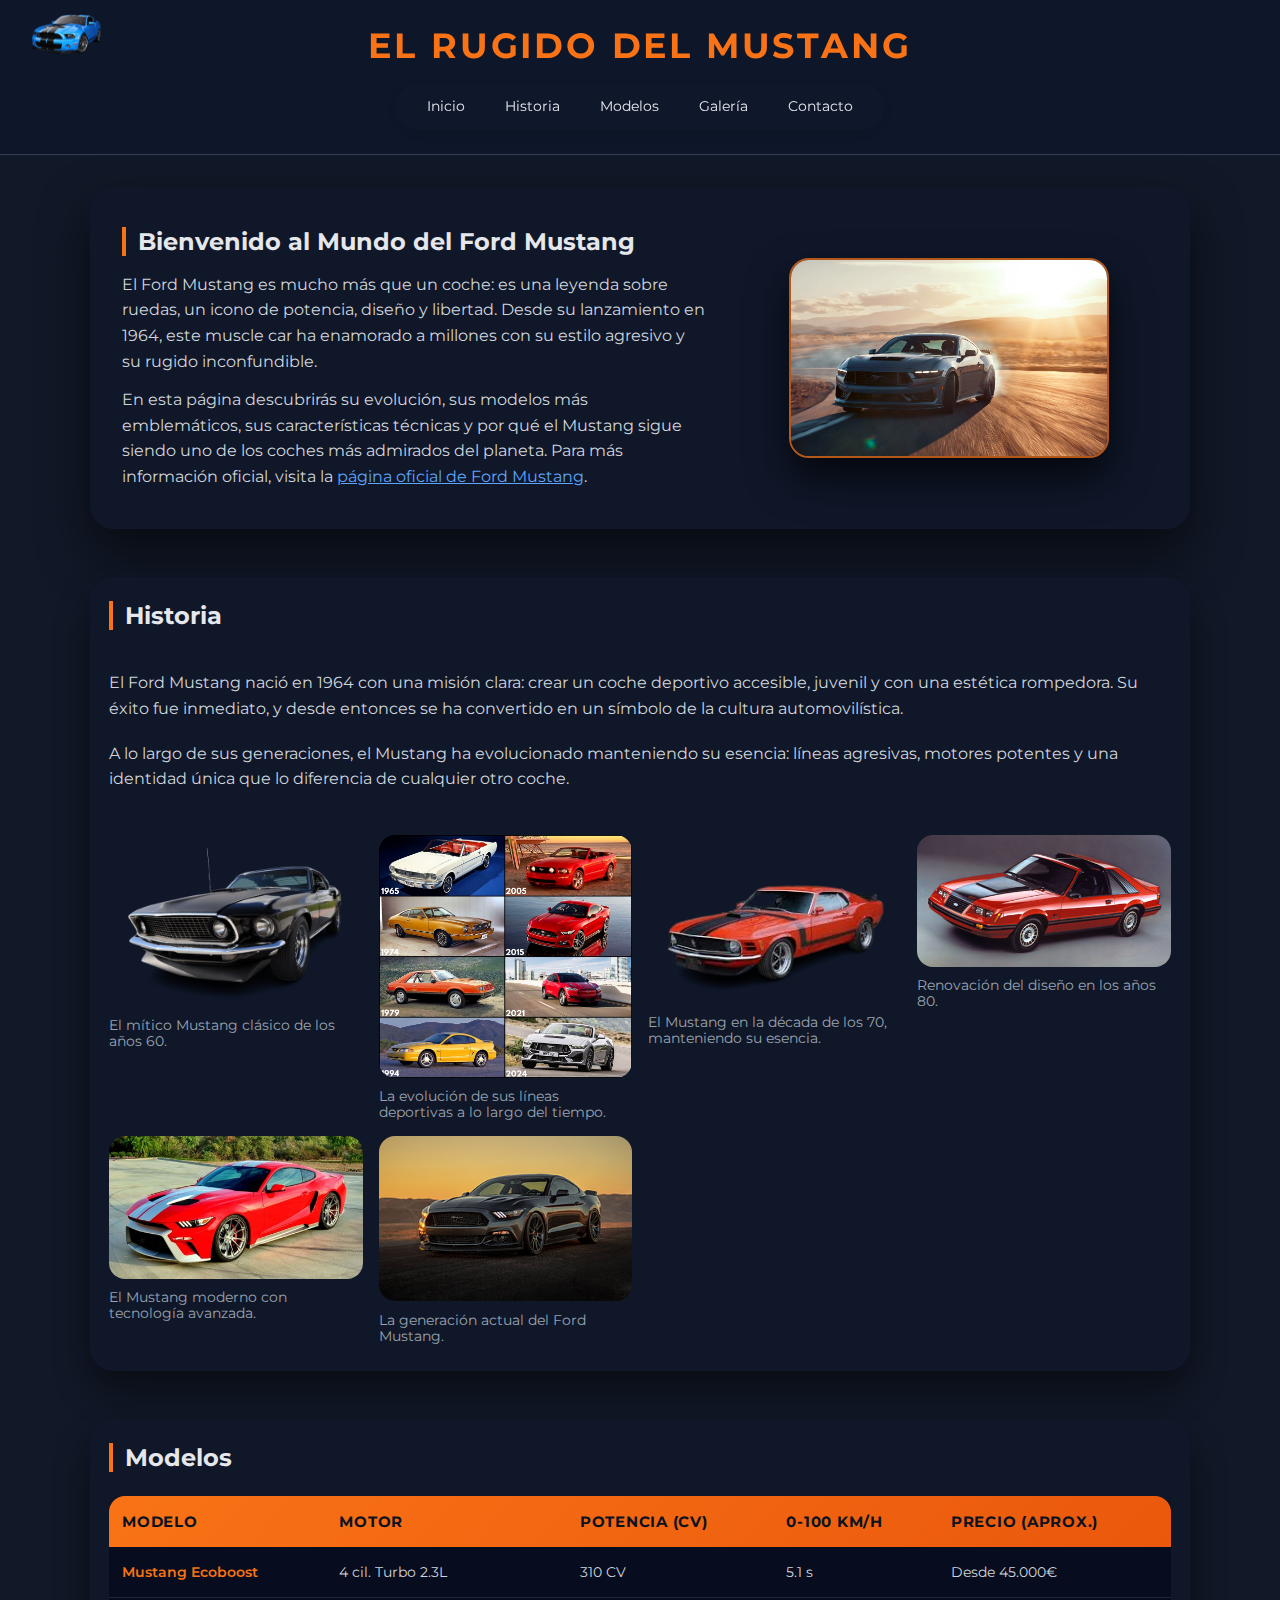
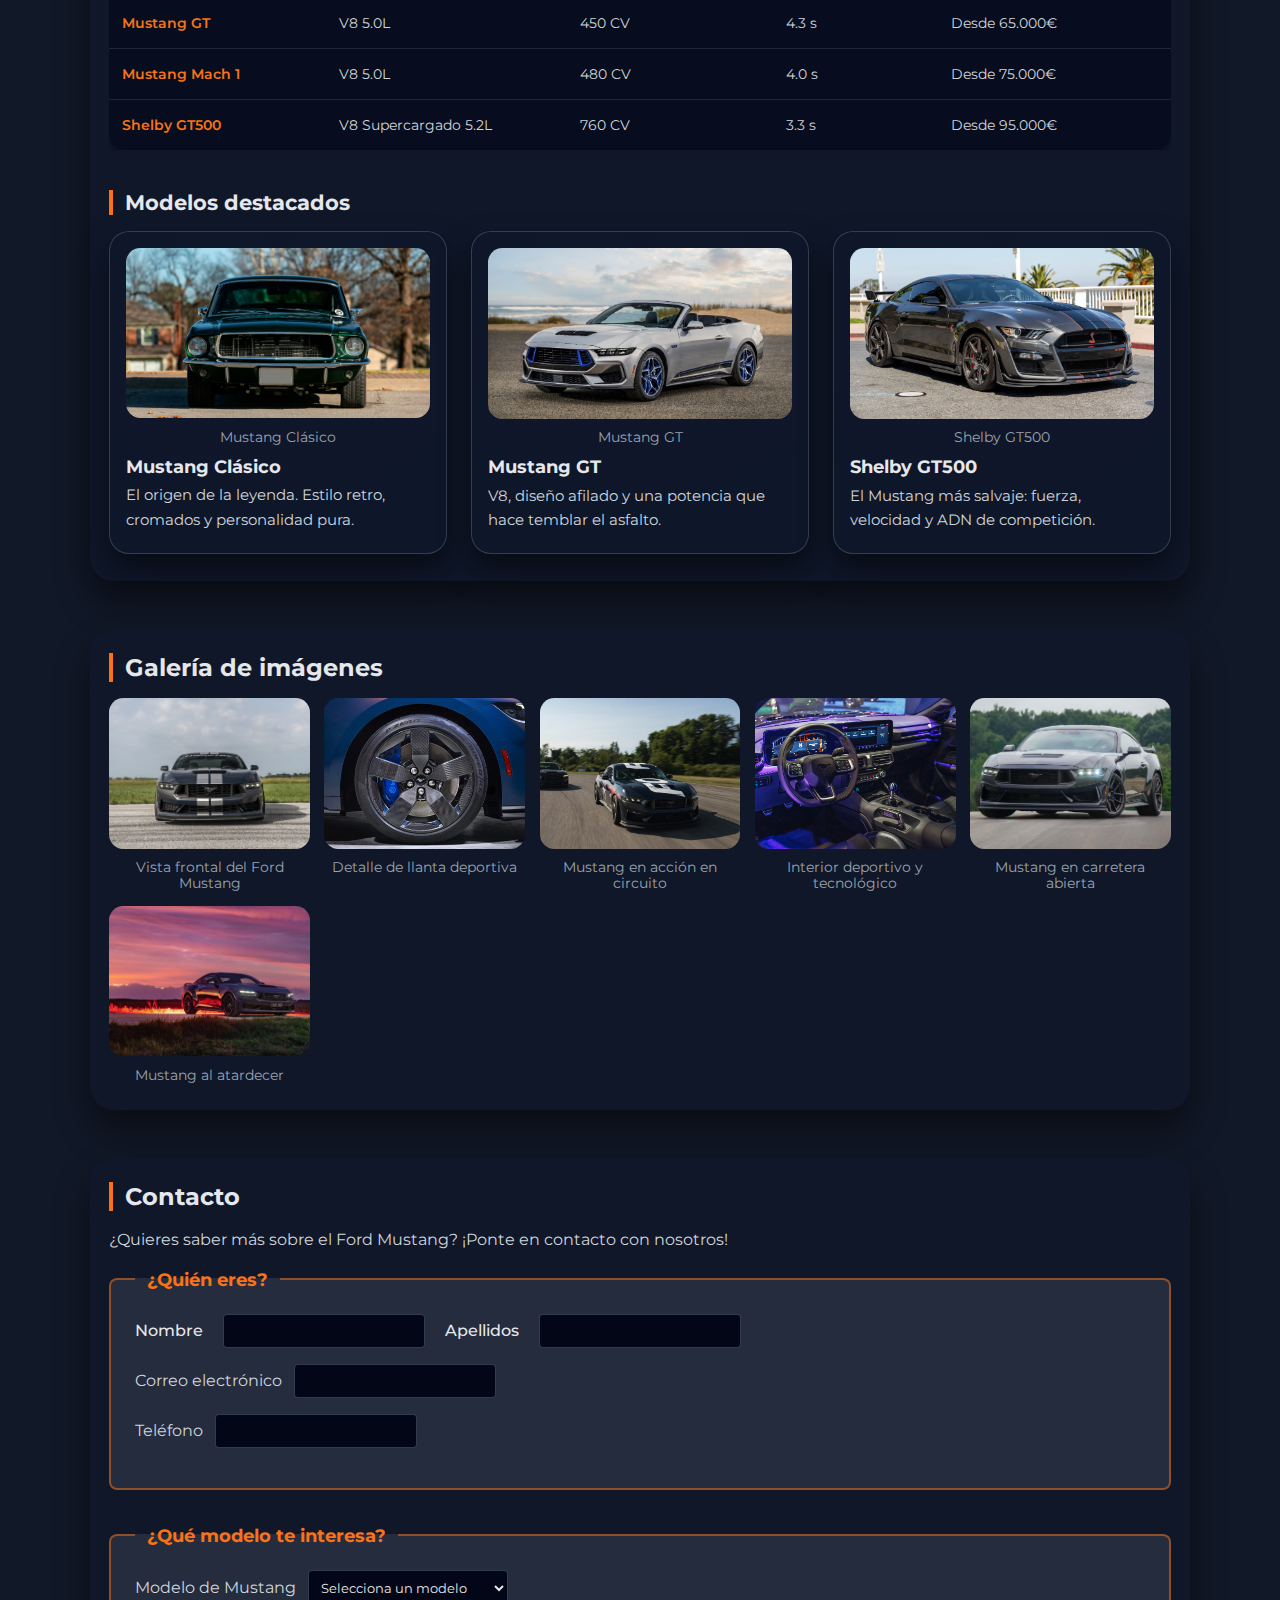
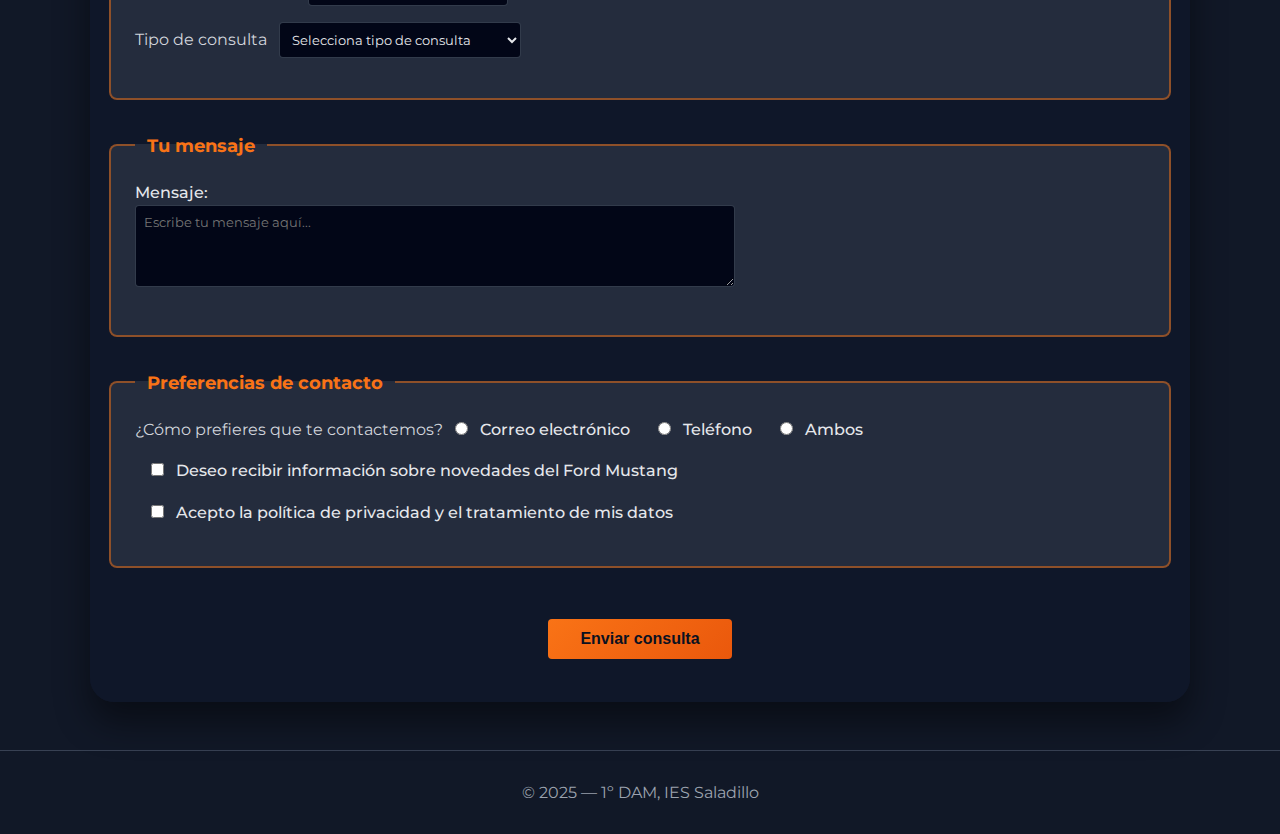
<file: index.html>
<!DOCTYPE html>
<html lang="es">
<head>
  <meta charset="UTF-8">
  <meta name="viewport" content="width=device-width, initial-scale=1.0">
  <!-- TODO: Cambia el título por algo relacionado con tu temática -->
  <title>El rugido del Mustang</title>
  <link rel="stylesheet" href="Styles/main.css">
  <link href="https://fonts.googleapis.com/css2?family=Montserrat:wght@400;700&display=swap" rel="stylesheet">
</head>
<body>

  <!-- CABECERA GLOBAL DEL SITIO -->
  <header class="site-header">
    <!-- TODO: Cambia el título por algo relacionado con tu temática -->
    <h1>El Rugido del Mustang</h1>

    <!-- TODO: Menú superior con enlaces a secciones de la misma página -->
    <nav class="main-nav">
      <ul>
          <li><a href="#inicio">Inicio</a></li>
          <li><a href="#historia">Historia</a></li>
          <li><a href="#modelos">Modelos</a></li>
          <li><a href="#galeria">Galería</a></li>
          <li><a href="#contacto">Contacto</a></li>
      </ul>
    </nav>
  </header>

  <!-- BOTÓN HAMBURGUESA FIJO PARA EL MENÚ LATERAL -->
  <button class="open-menu" aria-label="Abrir menú lateral">
    <img id="toggleIcon" src="Imagenes/boton.jpg" class="mustang-icon" alt="Icono menú Mustang">
  </button>

  <!-- MENÚ LATERAL DESLIZANTE -->
  <nav id="sideMenu" class="side-menu">
    <ul>
          <li><a href="#inicio">Inicio</a></li>
          <li><a href="#historia">Historia</a></li>
          <li><a href="#modelos">Modelos</a></li>
          <li><a href="#galeria">Galería</a></li>
          <li><a href="#contacto">Contacto</a></li>
    </ul>
  </nav>

  <!-- CONTENIDO PRINCIPAL -->
  <main>

    <!-- SECCIÓN HERO -->
    <section id="hero" class="hero">
      <div class="hero-texto">
        <h2 id="inicio">Bienvenido al Mundo del Ford Mustang</h2>
        <p>
          El Ford Mustang es mucho más que un coche: es una leyenda sobre ruedas, un
          icono de potencia, diseño y libertad. Desde su lanzamiento en 1964, este
          muscle car ha enamorado a millones con su estilo agresivo y su rugido
          inconfundible.
        </p>
        <p>
          En esta página descubrirás su evolución, sus modelos más emblemáticos, sus
          características técnicas y por qué el Mustang sigue siendo uno de los coches
          más admirados del planeta. Para más información oficial, visita la 
          <a href="https://www.ford.es/coches/mustang" target="_blank" rel="noopener noreferrer">página oficial de Ford Mustang</a>.
        </p>
      </div>
      <figure class="hero-imagen">
        <img src="Imagenes/Intro.jpg" alt="Detalle de un Ford Mustang">
      </figure>
    </section>

    <!-- SECCIÓN HISTORIA -->
    <section class="seccion-historia">
      <h2 id="historia">Historia</h2>
      <!-- TODO: Usar CSS (preferiblemente Flex/Grid) para organizar las imágenes -->
      <!-- Mínimo 6 imágenes -->
      <div class="historia-texto">
        <p>
          El Ford Mustang nació en 1964 con una misión clara: crear un coche deportivo
          accesible, juvenil y con una estética rompedora. Su éxito fue inmediato, y
          desde entonces se ha convertido en un símbolo de la cultura automovilística.
        </p>
        <br/>
        <p>
          A lo largo de sus generaciones, el Mustang ha evolucionado manteniendo su
          esencia: líneas agresivas, motores potentes y una identidad única que lo
          diferencia de cualquier otro coche.
        </p>
        <br/>
      </div>
      <div class="historia-imgs">
          <figure>
            <img src="Imagenes/mustang1969.png" alt="Mustang clásico del 67">
            <figcaption>El mítico Mustang clásico de los años 60.</figcaption>
          </figure>
          <figure>
            <img src="Imagenes/evolucion.jpg" alt="Evolución del Mustang">
            <figcaption>La evolución de sus líneas deportivas a lo largo del tiempo.</figcaption>
          </figure>
          <figure>
            <img src="Imagenes/mustang1970.png" alt="Mustang años 70">
            <figcaption>El Mustang en la década de los 70, manteniendo su esencia.</figcaption>
          </figure>
          <figure>
            <img src="Imagenes/mustang1980.jpg" alt="Mustang años 80">
            <figcaption>Renovación del diseño en los años 80.</figcaption>
          </figure>
          <figure>
            <img src="Imagenes/Moderno.jpg" alt="Mustang moderno">
            <figcaption>El Mustang moderno con tecnología avanzada.</figcaption>
          </figure>
          <figure>
            <img src="Imagenes/Nuevo.jpg" alt="Mustang actual">
            <figcaption>La generación actual del Ford Mustang.</figcaption>
          </figure>
      </div>

    </section>

    <!-- SECCIÓN TABLA -->
    <section class="seccion-modelos">
      <h2 id="modelos">Modelos</h2>
      
      <!-- Tabla comparativa de modelos -->
      <div class="tabla-container">
        <table class="tabla-modelos">
          <thead>
            <tr>
              <th>Modelo</th>
              <th>Motor</th>
              <th>Potencia (CV)</th>
              <th>0-100 km/h</th>
              <th>Precio (aprox.)</th>
            </tr>
          </thead>
          <tbody>
            <tr>
              <td>Mustang Ecoboost</td>
              <td>4 cil. Turbo 2.3L</td>
              <td>310 CV</td>
              <td>5.1 s</td>
              <td>Desde 45.000€</td>
            </tr>
            <tr>
              <td>Mustang GT</td>
              <td>V8 5.0L</td>
              <td>450 CV</td>
              <td>4.3 s</td>
              <td>Desde 65.000€</td>
            </tr>
            <tr>
              <td>Mustang Mach 1</td>
              <td>V8 5.0L</td>
              <td>480 CV</td>
              <td>4.0 s</td>
              <td>Desde 75.000€</td>
            </tr>
            <tr>
              <td>Shelby GT500</td>
              <td>V8 Supercargado 5.2L</td>
              <td>760 CV</td>
              <td>3.3 s</td>
              <td>Desde 95.000€</td>
            </tr>
          </tbody>
        </table>
      </div>

      <h3 class="subtitulo-cards">Modelos destacados</h3>
    <div class="modelos-grid">

      <article class="card">
        <figure>
          <img src="Imagenes/clasico.jpg" alt="Mustang clásico">
          <figcaption>Mustang Clásico</figcaption>
        </figure>
        <h3>Mustang Clásico</h3>
        <p>El origen de la leyenda. Estilo retro, cromados y personalidad pura.</p>
      </article>

      <article class="card">
        <figure>
          <img src="Imagenes/gt moderno.jpg" alt="Mustang GT moderno">
          <figcaption>Mustang GT</figcaption>
        </figure>
        <h3>Mustang GT</h3>
        <p>V8, diseño afilado y una potencia que hace temblar el asfalto.</p>
      </article>

      <article class="card">
        <figure>
          <img src="Imagenes/shelby.jpg" alt="Mustang Shelby GT500">
          <figcaption>Shelby GT500</figcaption>
        </figure>
        <h3>Shelby GT500</h3>
        <p>El Mustang más salvaje: fuerza, velocidad y ADN de competición.</p>
      </article>
    </div>
    </section>

    <section class="seccion-galeria">
      <h2 id="galeria">Galería de imágenes</h2>
    
      <div class="galeria-grid">
        <figure>
          <img src="Imagenes/vista frontal.jpg" alt="Mustang frontal">
          <figcaption>Vista frontal del Ford Mustang</figcaption>
        </figure>
        <figure>
          <img src="Imagenes/llanta.jpeg" alt="Detalle de llanta de Mustang">
          <figcaption>Detalle de llanta deportiva</figcaption>
        </figure>
        <figure>
          <img src="Imagenes/circuito.jpg" alt="Mustang en circuito">
          <figcaption>Mustang en acción en circuito</figcaption>
        </figure>
        <figure>
          <img src="Imagenes/interior.jpg" alt="Interior deportivo de Mustang">
          <figcaption>Interior deportivo y tecnológico</figcaption>
        </figure>
        <figure>
          <img src="Imagenes/carretera.avif" alt="Mustang en carretera">
          <figcaption>Mustang en carretera abierta</figcaption>
        </figure>
        <figure>
          <img src="Imagenes/atardecer.jpeg" alt="Mustang al atardecer">
          <figcaption>Mustang al atardecer</figcaption>
        </figure>
      </div>

    </section>

    <section class="seccion-contacto">
      <h2 id="contacto">Contacto</h2>

      <p>¿Quieres saber más sobre el Ford Mustang? ¡Ponte en contacto con nosotros!</p>

      <form class="form-contacto" action="#" method="post">
        
        <fieldset id="fset1">
          <legend>¿Quién eres?</legend>
          <p>
            <label for="nombre">Nombre</label>
            <input type="text" name="nombre" id="nombre" />
            <label for="apellidos">Apellidos</label>
            <input type="text" name="apellidos" id="apellidos" />
          </p>
          <p>
            Correo electrónico <input type="email" name="email" id="email">
          </p>
          <p>
            Teléfono <input type="tel" name="telefono" id="telefono">
          </p>
        </fieldset>

        <br/>

        <fieldset id="fset2">
          <legend>¿Qué modelo te interesa?</legend>
          <p>
            Modelo de Mustang
            <select name="modelo" id="modelo">
              <option>Selecciona un modelo</option>
              <option value="ecoboost">Mustang Ecoboost</option>
              <option value="gt">Mustang GT</option>
              <option value="mach1">Mustang Mach 1</option>
              <option value="shelby">Shelby GT500</option>
              <option value="clasico">Mustang Clásico</option>
            </select>
          </p>
          <p>
            Tipo de consulta
            <select name="consulta" id="consulta">
              <option>Selecciona tipo de consulta</option>
              <option value="info">Información general</option>
              <option value="precio">Consulta de precios</option>
              <option value="prueba">Solicitar prueba de conducción</option>
              <option value="otra">Otra consulta</option>
            </select>
          </p>
        </fieldset>

        <br/>

        <fieldset id="fset3">
          <legend>Tu mensaje</legend>
          <p>
            <label for="mensaje">Mensaje:</label><br/>
            <textarea id="mensaje" name="mensaje" rows="4" cols="50" placeholder="Escribe tu mensaje aquí..."></textarea>
          </p>
        </fieldset>

        <br/>

        <fieldset id="fset4">
          <legend>Preferencias de contacto</legend>
          <p>
            ¿Cómo prefieres que te contactemos?
            <input type="radio" name="contacto" value="email" id="contacto-email">
            <label for="contacto-email">Correo electrónico</label>
            <input type="radio" name="contacto" value="telefono" id="contacto-telefono">
            <label for="contacto-telefono">Teléfono</label>
            <input type="radio" name="contacto" value="ambos" id="contacto-ambos">
            <label for="contacto-ambos">Ambos</label>
          </p>
          <p>
            <input type="checkbox" name="newsletter" id="newsletter">
            <label for="newsletter">Deseo recibir información sobre novedades del Ford Mustang</label>
          </p>
          <p>
            <input type="checkbox" name="acepto" id="acepto" required>
            <label for="acepto">Acepto la política de privacidad y el tratamiento de mis datos</label>
          </p>
        </fieldset>

        <br/>

        <p id="botones">
          <input type="submit" value="Enviar consulta">
        </p>

      </form>
    </section>

  </main>

  <!-- PIE DE PÁGINA -->
  <footer class="site-footer">
    <p><a href="#hero">&copy; 2025 — 1º DAM, IES Saladillo</a></p>
  </footer>

  <!-- JavaScript mínimo para abrir/cerrar el menú lateral -->
  <script>
    const sideMenu = document.getElementById("sideMenu");
    const toggleBtn = document.querySelector(".open-menu");
    const toggleIcon = document.getElementById("toggleIcon");

    toggleBtn.addEventListener("click", () => {
      sideMenu.classList.toggle("active");
      toggleBtn.classList.toggle("active");

      if (sideMenu.classList.contains("active")) {
        toggleIcon.src = "Imagenes/boton.jpg";
      } else {
        toggleIcon.src = "Imagenes/boton.jpg";
      }
    });
  </script>

</body>
</html>
</file>
<file: Styles/main.css>
/* ===== RESET CSS básico ===== */
*, *::before, *::after {
  margin: 0;
  padding: 0;
  box-sizing: border-box;
}

/* ===== ESTILOS BASE ===== */
body {
  font-family: 'Montserrat', sans-serif;
  background: #111827;
  color: #e5e7eb;
  min-height: 100vh;
}

main {
  width: min(1100px, 90%);
  margin: 2rem auto 3rem;
  display: flex;
  flex-direction: column;
  gap: 3rem;
}

/* ===== CABECERA Y MENÚ SUPERIOR ===== */
.site-header {
  position: sticky;
  top: 0;
  z-index: 10;
  display: flex;
  flex-direction: column;
  align-items: center;
  justify-content: space-between;
  gap: 1rem;
  padding: 1.5rem 1rem;
  background: rgba(15, 23, 42, 0.95);
  backdrop-filter: blur(10px);
  border-bottom: 1px solid rgba(148, 163, 184, 0.3);
}

.site-header h1 {
  font-size: clamp(1.7rem, 2vw + 1rem, 2.2rem);
  letter-spacing: 0.08em;
  text-transform: uppercase;
  color: #f97316;
  text-align: center;
}
h1, h2, h3{
    color: #e5e7eb;
    font-family: 'Montserrat', sans-serif;
    font-weight: 700; /* para títulos más llamativos */
}
.main-nav {
    background-color: rgba(15, 23, 42, 0.9);
    color: #e5e7eb;
    padding: 0.5rem 1rem;
    text-align: center;
    box-shadow: 0px 4px 8px rgba(0,0,0,0.1);
    border-radius: 999px;
}
.main-nav a:hover {
    color: #f97316;
}
.main-nav ul {
  list-style: none;
  display: flex;
  gap: 0.5rem;
  flex-wrap: wrap;
  justify-content: center;
}

.main-nav a {
    padding: 0.4rem 1rem;
    text-decoration: none;
    display: inline-block;
    color: #e5e7eb;
    font-size: 0.9rem;
    border-radius: 999px;
    transition: background-color 0.2s ease, color 0.2s ease, transform 0.15s ease;
}
.main-nav a:hover {
    background-color: rgba(249, 115, 22, 0.15);
    transform: translateY(-1px);
}

/* ===== BOTÓN HAMBURGUESA PARA GESTIONAR EL MENÚ LATERAL ===== */

.open-menu, .mustang-icon {
  position: fixed;
  top: 14px;
  left: 14px;
  z-index: 20;
  font-size: 26px;
  cursor: pointer;
  transition: transform 0.3s ease, background-color 0.3s ease;
  width: 100px;
  border: none;
  background: none;
}

/* Efecto visual cuando el menú está abierto */
.open-menu.active {
  transform: scale(1.05) rotate(-4deg);
  background-color: rgba(249, 115, 22, 0.15);
}

/* ===== MENÚ LATERAL DESLIZANTE ===== */
.side-menu {
  position: fixed;
  top: 0;
  left: -230px;
  border: none;        
  width: 230px;
  height: 100%;
  padding-top: 60px;
  transition: left 0.3s ease;
  z-index: 15;
  background-color: #020617;

  border-right: 1px solid rgba(148, 163, 184, 0.3);
}

.side-menu.active {
  left: 0;                 /* aparece cuando tiene la clase "active" */
}

.side-menu ul {
  list-style: none;
  padding: 0;
}

.side-menu a {
  display: block;
  padding: 12px 20px;
  color: #e5e7eb;
  text-decoration: none;
}
/* TODO: Añade :hover para los enlaces del menú lateral */
.side-menu a:hover {
   color: #f97316;
   background-color: rgba(15, 23, 42, 0.9);
}
.open-menu img:hover{
  background-color: transparent;
}

/* ===== SECCIÓN HERO ===== */
.hero {
  display: grid;
  grid-template-columns: minmax(0, 1.4fr) minmax(0, 1fr);
  gap: 2rem;
  align-items: center;
  padding: 2.5rem 2rem;
  border-radius: 1.5rem;
  box-shadow: 0 25px 50px rgba(0,0,0,0.55);
}

.hero-texto p {
  margin-top: 0.8rem;
  line-height: 1.6;
  color: #d1d5db;
}

.hero-imagen {
  display: flex;
  justify-content: center;
}

.hero-imagen img {
  width: 100%;
  max-width: 320px;
  border-radius: 1.25rem;
  object-fit: cover;
  border: 2px solid rgba(249, 115, 22, 0.7);
  box-shadow: 0 20px 40px rgba(0,0,0,0.7);
}
/* ===== PIE DE PÁGINA ===== */
.site-footer {
  text-align: center;
  padding: 2em;
  border-top: 1px solid rgba(148, 163, 184, 0.3);
  color: #9ca3af;
}

.site-footer a {
   text-decoration: none;
   color: inherit;
}
.site-footer a:hover {
  color: #f97316;
}

/* ===== ENLACES EXTERNOS ===== */
a[target="_blank"] {
  color: #60a5fa;
  text-decoration: underline;
  transition: color 0.2s ease;
}

a[target="_blank"]:hover {
  color: #f97316;
  text-decoration: none;
}

/* ===== SECCIONES GENERALES ===== */
section {
  background-color: rgba(15, 23, 42, 0.9);
  padding: 2rem 2rem 2.2rem;
  border-radius: 1.5rem;
  box-shadow: 0 20px 35px rgba(0,0,0,0.45);
}

section h2 {
  margin-bottom: 1rem;
  font-size: 1.5rem;
  border-left: 4px solid #f97316;
  padding-left: 0.75rem;
}

section p {
  color: #d1d5db;
  line-height: 1.6;
}

/* ===== HISTORIA ===== */
.seccion-historia {
  display: flex;
  flex-direction: column;
  gap: 1.5rem;
}

.historia-imgs {
  display: grid;
  grid-template-columns: repeat(auto-fit, minmax(220px, 1fr));
  gap: 1rem;
}

.historia-imgs img {
  width: 100%;
  border-radius: 1rem;
  object-fit: cover;
}

.historia-imgs figcaption {
  margin-top: 0.4rem;
  font-size: 0.85rem;
  color: #9ca3af;
}

/* ===== TABLA DE MODELOS ===== */
.tabla-container {
  margin: 1.5rem 0;
  overflow-x: auto;
}

.tabla-modelos {
  width: 100%;
  border-collapse: collapse;
  background-color: rgba(2, 6, 23, 0.6);
  border-radius: 1rem;
  overflow: hidden;
  box-shadow: 0 8px 20px rgba(0,0,0,0.4);
}

.tabla-modelos thead {
  background: linear-gradient(135deg, #f97316, #ea580c);
  color: #0b1120;
}

.tabla-modelos th {
  padding: 1rem 0.8rem;
  text-align: left;
  font-weight: 700;
  font-size: 0.95rem;
  text-transform: uppercase;
  letter-spacing: 0.05em;
}

.tabla-modelos tbody tr {
  border-bottom: 1px solid rgba(55, 65, 81, 0.5);
}

.tabla-modelos tbody tr:last-child {
  border-bottom: none;
}

.tabla-modelos td {
  padding: 1rem 0.8rem;
  color: #d1d5db;
  font-size: 0.9rem;
}

.tabla-modelos tbody tr td:first-child {
  font-weight: 600;
  color: #f97316;
}

.subtitulo-cards {
  margin-top: 2.5rem;
  margin-bottom: 1rem;
  font-size: 1.3rem;
  border-left: 4px solid #f97316;
  padding-left: 0.75rem;
}

/* ===== MODELOS (CARDS) ===== */
.seccion-modelos .modelos-grid {
  display: grid;
  grid-template-columns: repeat(auto-fit, minmax(220px, 1fr));
  gap: 1.5rem;
  margin-top: 1rem;
}

.card {
  background: radial-gradient(circle at top, rgba(15, 23, 42, 0.9), rgba(15, 23, 42, 0.95));
  border-radius: 1.25rem;
  padding: 1rem 1rem 1.3rem;
  border: 1px solid rgba(55, 65, 81, 0.9);
  box-shadow: 0 16px 30px rgba(0,0,0,0.5);
  overflow: hidden;
}

.card figure {
  margin: 0 0 0.7rem 0;
}

.card img {
  width: 100%;
  border-radius: 0.9rem;
  object-fit: cover;
}

.card figcaption {
  margin-top: 0.4rem;
  font-size: 0.85rem;
  color: #9ca3af;
  text-align: center;
}

.card h3 {
  margin-bottom: 0.4rem;
  font-size: 1.1rem;
}

.card p {
  font-size: 0.95rem;
}

/* ===== GALERÍA ===== */
.seccion-galeria .galeria-grid {
  display: grid;
  grid-template-columns: repeat(auto-fit, minmax(180px, 1fr));
  gap: 0.9rem;
  margin-top: 1rem;
}

.seccion-galeria .galeria-grid figure {
  margin: 0;
}

.seccion-galeria img {
  width: 100%;
  aspect-ratio: 4 / 3;
  height: auto;
  border-radius: 0.9rem;
  object-fit: cover;
}

.seccion-galeria figcaption {
  margin-top: 0.4rem;
  font-size: 0.85rem;
  color: #9ca3af;
  text-align: center;
}

/* ===== CONTACTO / FORMULARIO ===== */
.seccion-contacto .form-contacto {
  margin-top: 1rem;
}

.form-contacto fieldset {
  background-color: rgba(227, 238, 244, 0.1);
  border: 2px solid rgba(249, 115, 22, 0.5);
  border-radius: 0.5rem;
  padding: 1.5rem;
  margin-bottom: 1rem;
}

.form-contacto legend {
  color: #f97316;
  font-weight: 700;
  padding: 0 0.75rem;
  font-size: 1.1rem;
}

.form-contacto p {
  margin-bottom: 1rem;
  color: #d1d5db;
}

.form-contacto label {
  color: #e5e7eb;
  font-weight: 500;
  margin-right: 0.5rem;
}

.form-contacto input[type="text"],
.form-contacto input[type="email"],
.form-contacto input[type="tel"] {
  background-color: #020617;
  border: 1px solid rgba(55, 65, 81, 0.9);
  border-radius: 0.25rem;
  padding: 0.5rem;
  color: #e5e7eb;
  font-family: inherit;
  margin-left: 0.5rem;
  margin-right: 1rem;
}

.form-contacto input[type="text"]:focus,
.form-contacto input[type="email"]:focus,
.form-contacto input[type="tel"]:focus {
  outline: none;
  border-color: #f97316;
  box-shadow: 0 0 0 1px rgba(249, 115, 22, 0.7);
}

.form-contacto select {
  background-color: #020617;
  border: 1px solid rgba(55, 65, 81, 0.9);
  border-radius: 0.25rem;
  padding: 0.5rem;
  color: #e5e7eb;
  font-family: inherit;
  margin-left: 0.5rem;
  min-width: 200px;
}

.form-contacto select:focus {
  outline: none;
  border-color: #f97316;
  box-shadow: 0 0 0 1px rgba(249, 115, 22, 0.7);
}

.form-contacto textarea {
  background-color: #020617;
  border: 1px solid rgba(55, 65, 81, 0.9);
  border-radius: 0.25rem;
  padding: 0.5rem;
  color: #e5e7eb;
  font-family: inherit;
  resize: vertical;
  width: 100%;
  max-width: 600px;
}

.form-contacto textarea:focus {
  outline: none;
  border-color: #f97316;
  box-shadow: 0 0 0 1px rgba(249, 115, 22, 0.7);
}

.form-contacto input[type="radio"],
.form-contacto input[type="checkbox"] {
  margin-left: 1rem;
  margin-right: 0.5rem;
  cursor: pointer;
}

.form-contacto input[type="radio"]:first-of-type {
  margin-left: 0.5rem;
}

.form-contacto #botones {
  text-align: center;
  margin-top: 1rem;
}

.form-contacto input[type="submit"] {
  padding: 0.7rem 2rem;
  border-radius: 0.25rem;
  border: none;
  background: linear-gradient(135deg, #f97316, #ea580c);
  color: #0b1120;
  font-weight: 700;
  cursor: pointer;
  font-size: 1rem;
  transition: transform 0.15s ease, box-shadow 0.15s ease;
}

.form-contacto input[type="submit"]:hover {
  transform: translateY(-2px);
  box-shadow: 0 4px 12px rgba(249, 115, 22, 0.5);
}

/* ===== RESPONSIVE ===== */
@media (max-width: 768px) {
  .hero {
    grid-template-columns: 1fr;
  }

  }

  section {
    padding: 1.5rem 1.2rem 1.7rem;
  }

}
</file>
